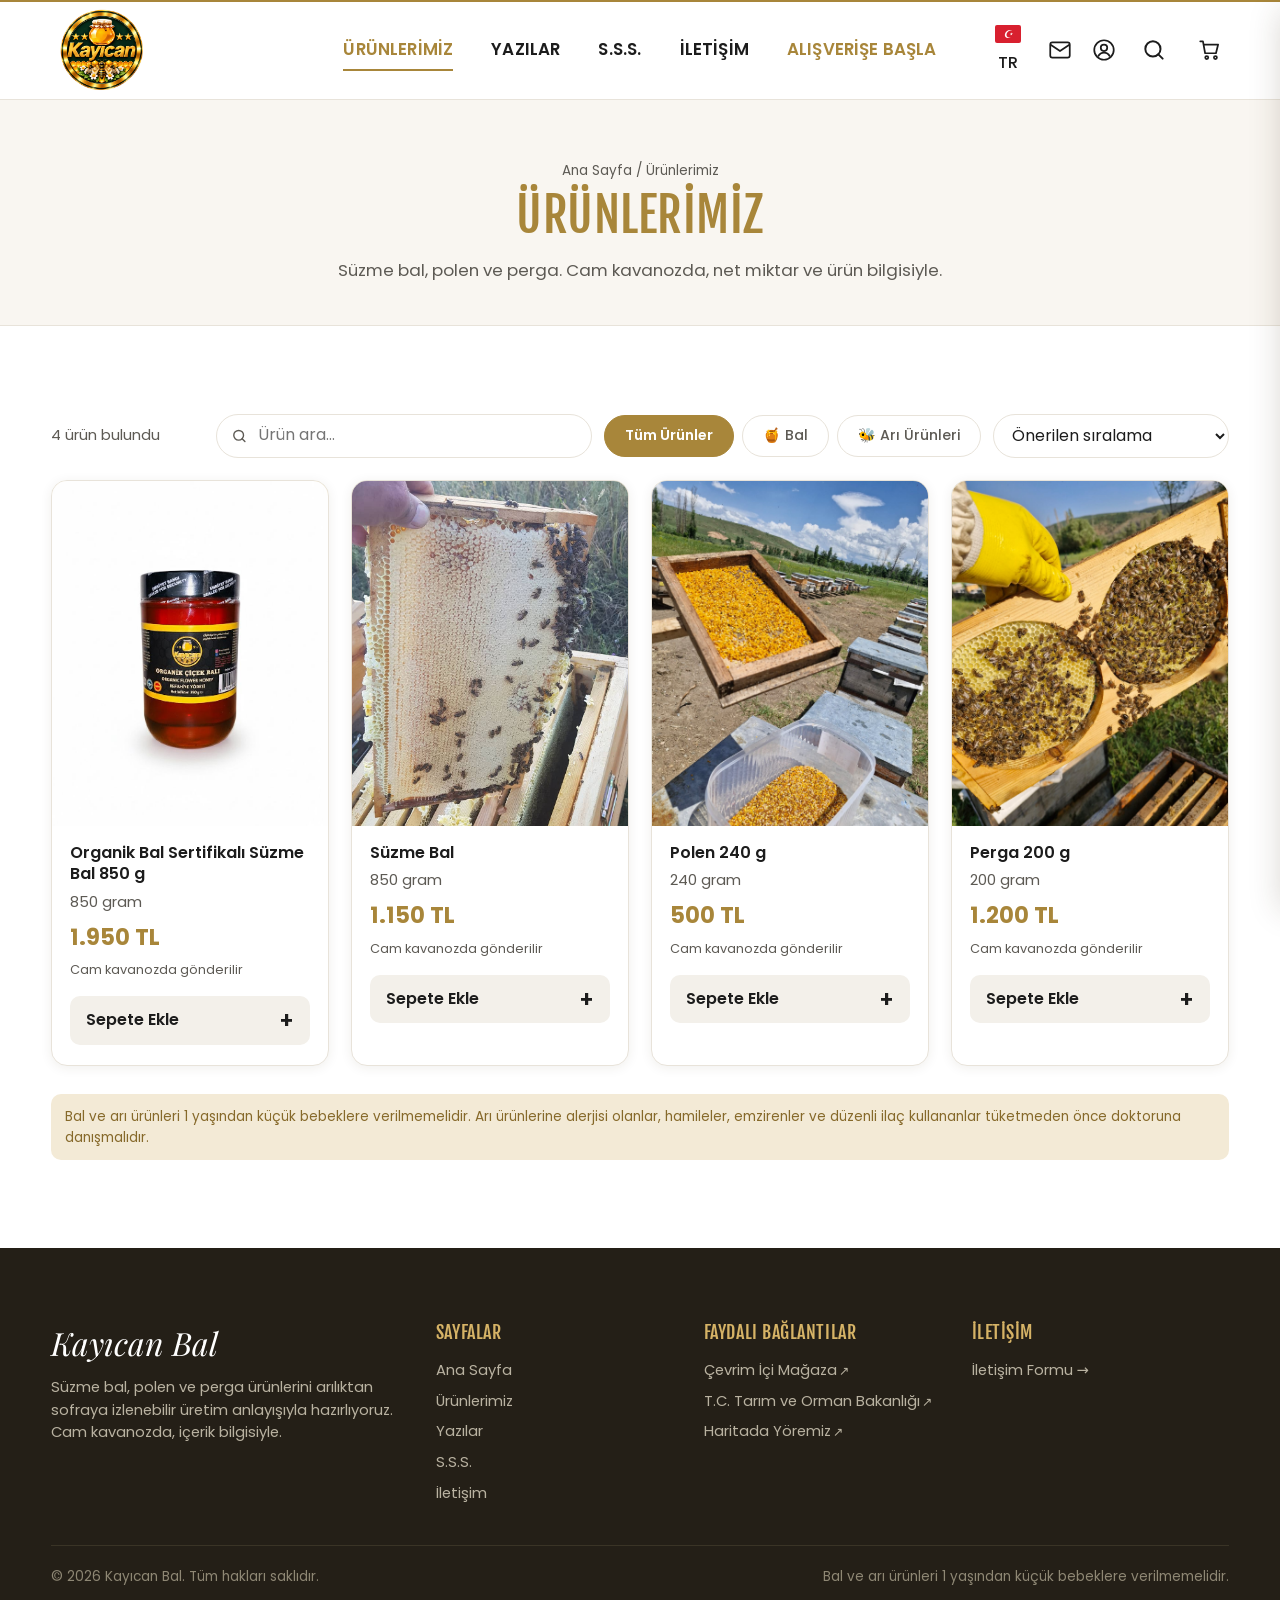
<file: ikinci.html>
<!doctype html>
<html lang="tr">
<head>
  <meta charset="utf-8">
  <meta name="viewport" content="width=device-width, initial-scale=1">
  <title>Ürünlerimiz – Kayıcan Bal</title>
  <meta name="description" content="Kayıcan Bal ürünleri: organik süzme bal, süzme bal, polen ve perga.">
  <link rel="preconnect" href="https://fonts.googleapis.com">
  <link rel="preconnect" href="https://fonts.gstatic.com" crossorigin>
  <link href="https://fonts.googleapis.com/css2?family=Fjalla+One&family=Playfair+Display:ital,wght@1,500&family=Poppins:wght@400;500;600;700&display=swap" rel="stylesheet">
  <link rel="stylesheet" href="css/site.css">
  <script>try{if(sessionStorage.getItem("kc-bee"))document.documentElement.classList.add("no-preloader")}catch(e){}</script>
</head>
<body data-page="urunler">

  <div id="preloader" role="status" aria-label="Yükleniyor">
    <svg class="bee" viewBox="0 0 100 80" aria-hidden="true">
      <defs><clipPath id="bodyClip"><ellipse cx="50" cy="48" rx="24" ry="16"/></clipPath></defs>
      <ellipse class="wing wing-l" cx="42" cy="28" rx="11" ry="16" fill="#bfe6f5" fill-opacity=".75" stroke="#8cc6dc"/>
      <ellipse class="wing wing-r" cx="58" cy="28" rx="11" ry="16" fill="#bfe6f5" fill-opacity=".75" stroke="#8cc6dc"/>
      <ellipse cx="50" cy="48" rx="24" ry="16" fill="#f5b800"/>
      <g clip-path="url(#bodyClip)" fill="#2b2b2b"><rect x="38" y="30" width="6" height="40"/><rect x="52" y="30" width="6" height="40"/></g>
      <path d="M26 48 L16 48 L26 52 Z" fill="#2b2b2b"/>
      <circle cx="77" cy="46" r="10" fill="#2b2b2b"/><circle cx="80" cy="43" r="2.6" fill="#fff"/>
      <path d="M80 37 q4 -8 9 -9 M76 36 q1 -8 5 -11" stroke="#2b2b2b" stroke-width="1.5" fill="none" stroke-linecap="round"/>
    </svg>
  </div>

  <section class="page-head">
    <p class="crumbs"><a href="index.html">Ana Sayfa</a> / Ürünlerimiz</p>
    <h1 class="sec-title">Ürünlerimiz</h1>
    <p class="sec-lead">Süzme bal, polen ve perga. Cam kavanozda, net miktar ve ürün bilgisiyle.</p>
  </section>

  <main class="sec">
    <div class="wrap">
      <div class="toolbar list-only" id="alisveris">
        <p class="count" id="count"></p>
        <div class="tools-row">
          <label class="field">
            <svg viewBox="0 0 24 24" width="18" height="18" aria-hidden="true"><circle cx="11" cy="11" r="7" fill="none" stroke="currentColor" stroke-width="2"/><path d="M20 20l-4-4" stroke="currentColor" stroke-width="2" stroke-linecap="round"/></svg>
            <input id="q" type="search" placeholder="Ürün ara…" aria-label="Ürün ara">
          </label>
          <div class="chips" id="chips">
            <button class="chip is-active" data-cat="all">Tüm Ürünler</button>
            <button class="chip" data-cat="bal">🍯 Bal</button>
            <button class="chip" data-cat="ari">🐝 Arı Ürünleri</button>
          </div>
          <select class="sort" id="sort" aria-label="Sırala">
            <option value="">Önerilen sıralama</option>
            <option value="asc">Fiyat: düşükten yükseğe</option>
            <option value="desc">Fiyat: yüksekten düşüğe</option>
            <option value="az">İsme göre (A–Z)</option>
          </select>
        </div>
      </div>

      <div class="pgrid list-only" id="grid" aria-live="polite"></div>
      <p class="empty list-only" id="empty" hidden>Aramanızla eşleşen ürün bulunamadı.</p>
      <p class="note list-only" id="listNote" style="margin-top:28px"></p>

      <section id="detail" hidden></section>
    </div>
  </main>

  <script src="js/data.js"></script>
  <script src="js/data.en.js"></script>
  <script src="js/i18n.js"></script>
  <script src="js/site.js"></script>
  <script>
    const $ = (s, r = document) => r.querySelector(s);
    const grid = $("#grid"), emptyEl = $("#empty"), detail = $("#detail");
    let cat = "all", query = "", sortBy = "";
    $("#listNote").textContent = PRODUCT_NOTE;

    function renderList() {
      const q = KC.lower(query).trim();
      let list = PRODUCTS.filter(p => (cat === "all" || p.cat === cat) && KC.lower(p.name + " " + p.short).includes(q));
      if (sortBy === "asc") list.sort((a, b) => a.variants[0].price - b.variants[0].price);
      if (sortBy === "desc") list.sort((a, b) => b.variants[0].price - a.variants[0].price);
      if (sortBy === "az") list.sort((a, b) => a.name.localeCompare(b.name, LANG === "en" ? "en" : "tr"));
      grid.innerHTML = list.map(KC.productCard).join("");
      emptyEl.hidden = list.length > 0;
      $("#count").textContent = `${list.length} ürün bulundu`;
    }

    function detailHTML(p) {
      const v = p.variants[0];
      const variantUI = p.variants.length > 1
        ? `<select class="vsel" aria-label="Seçenek">${p.variants.map((x, i) => `<option value="${i}">${x.label}</option>`).join("")}</select>`
        : `<div class="pcard-weight">${v.label}</div>`;
      const ask = KC.waLink(t(`Merhaba, "${p.name}" ürünü hakkında bilgi almak istiyorum.`));
      const posts = POSTS.filter(x => x.product === p.id);
      const others = PRODUCTS.filter(x => x.id !== p.id);
      return `
        <button class="back" type="button" data-back>← Ürünlere dön</button>
        <div class="pdetail" data-card data-id="${p.id}">
          <div class="ph pdetail-img" role="img" aria-label="${KC.esc(p.name)}">${KC.media(p)}</div>
          <div class="pinfo">
            <h1>${p.name}</h1>
            <p class="lead">${p.short}</p>
            ${variantUI}
            <div class="price">${KC.fmt(v.price)}</div>
            <div class="actions">
              <button class="btn btn-gold" type="button" data-add="${p.id}">Sepete Ekle +</button>
              <a class="btn btn-outline ext" href="${p.url}" ${KC.EXT}>Mağazada Aç</a>
              ${ask ? `<a class="btn btn-outline ext" href="${ask}" ${KC.EXT}>WhatsApp'tan Sor</a>` : ""}
            </div>
            <div class="tabs" role="tablist">
              <button class="tab is-active" data-tab="desc" role="tab">Açıklama</button>
              <button class="tab" data-tab="usage" role="tab">Kullanım</button>
              <button class="tab" data-tab="storage" role="tab">Saklama</button>
            </div>
            <div class="tab-panel" id="tabPanel" role="tabpanel"></div>
            <div class="share">
              <b>Paylaş:</b>
              ${KC.shareLinks(p.name).map(s => `<a href="${s[1]}" ${KC.EXT}>${s[0]}</a>`).join("")}
              <button type="button" data-copy>Bağlantıyı kopyala</button>
            </div>
            <p class="note">${PRODUCT_NOTE}</p>
          </div>
        </div>
        ${posts.length ? `<div class="related"><h2>Bu ürünle ilgili yazılar</h2><div class="posts">${posts.map(KC.postCard).join("")}</div></div>` : ""}
        <div class="related"><h2>Diğer ürünler</h2><div class="pgrid">${others.map(KC.productCard).join("")}</div></div>`;
    }

    function tabHTML(p, tab) {
      if (tab === "usage") return `<ul>${p.usage.map(u => `<li>${u}</li>`).join("")}</ul>`;
      if (tab === "storage") return `<p>${p.storage}</p>`;
      return p.desc.map(t => `<p>${t}</p>`).join("");
    }

    let current = null;
    function route() {
      const m = location.hash.match(/^#urun\/([\w-]+)$/);
      const p = m && PRODUCTS.find(x => x.id === m[1]);
      if (p) {
        current = p;
        document.title = `${p.name} – Kayıcan Bal`;
        detail.innerHTML = detailHTML(p);
        $("#tabPanel").innerHTML = tabHTML(p, "desc");
        detail.hidden = false;
        document.body.classList.add("view-detail");
        window.scrollTo(0, 0);
      } else {
        current = null;
        document.title = "Ürünlerimiz – Kayıcan Bal";
        detail.hidden = true; detail.innerHTML = "";
        document.body.classList.remove("view-detail");
      }
    }

    $("#chips").addEventListener("click", e => {
      const c = e.target.closest(".chip"); if (!c) return;
      document.querySelectorAll(".chip").forEach(x => x.classList.toggle("is-active", x === c));
      cat = c.dataset.cat; renderList();
    });
    $("#q").addEventListener("input", e => { query = e.target.value; renderList(); });
    $("#sort").addEventListener("change", e => { sortBy = e.target.value; renderList(); });

    detail.addEventListener("click", e => {
      if (e.target.closest("[data-back]")) { location.hash = "alisveris"; return; }
      const t = e.target.closest(".tab");
      if (t && current) {
        detail.querySelectorAll(".tab").forEach(x => x.classList.toggle("is-active", x === t));
        $("#tabPanel").innerHTML = tabHTML(current, t.dataset.tab);
      }
    });

    window.addEventListener("hashchange", route);
    renderList();
    route();
  </script>
</body>
</html>
</file>
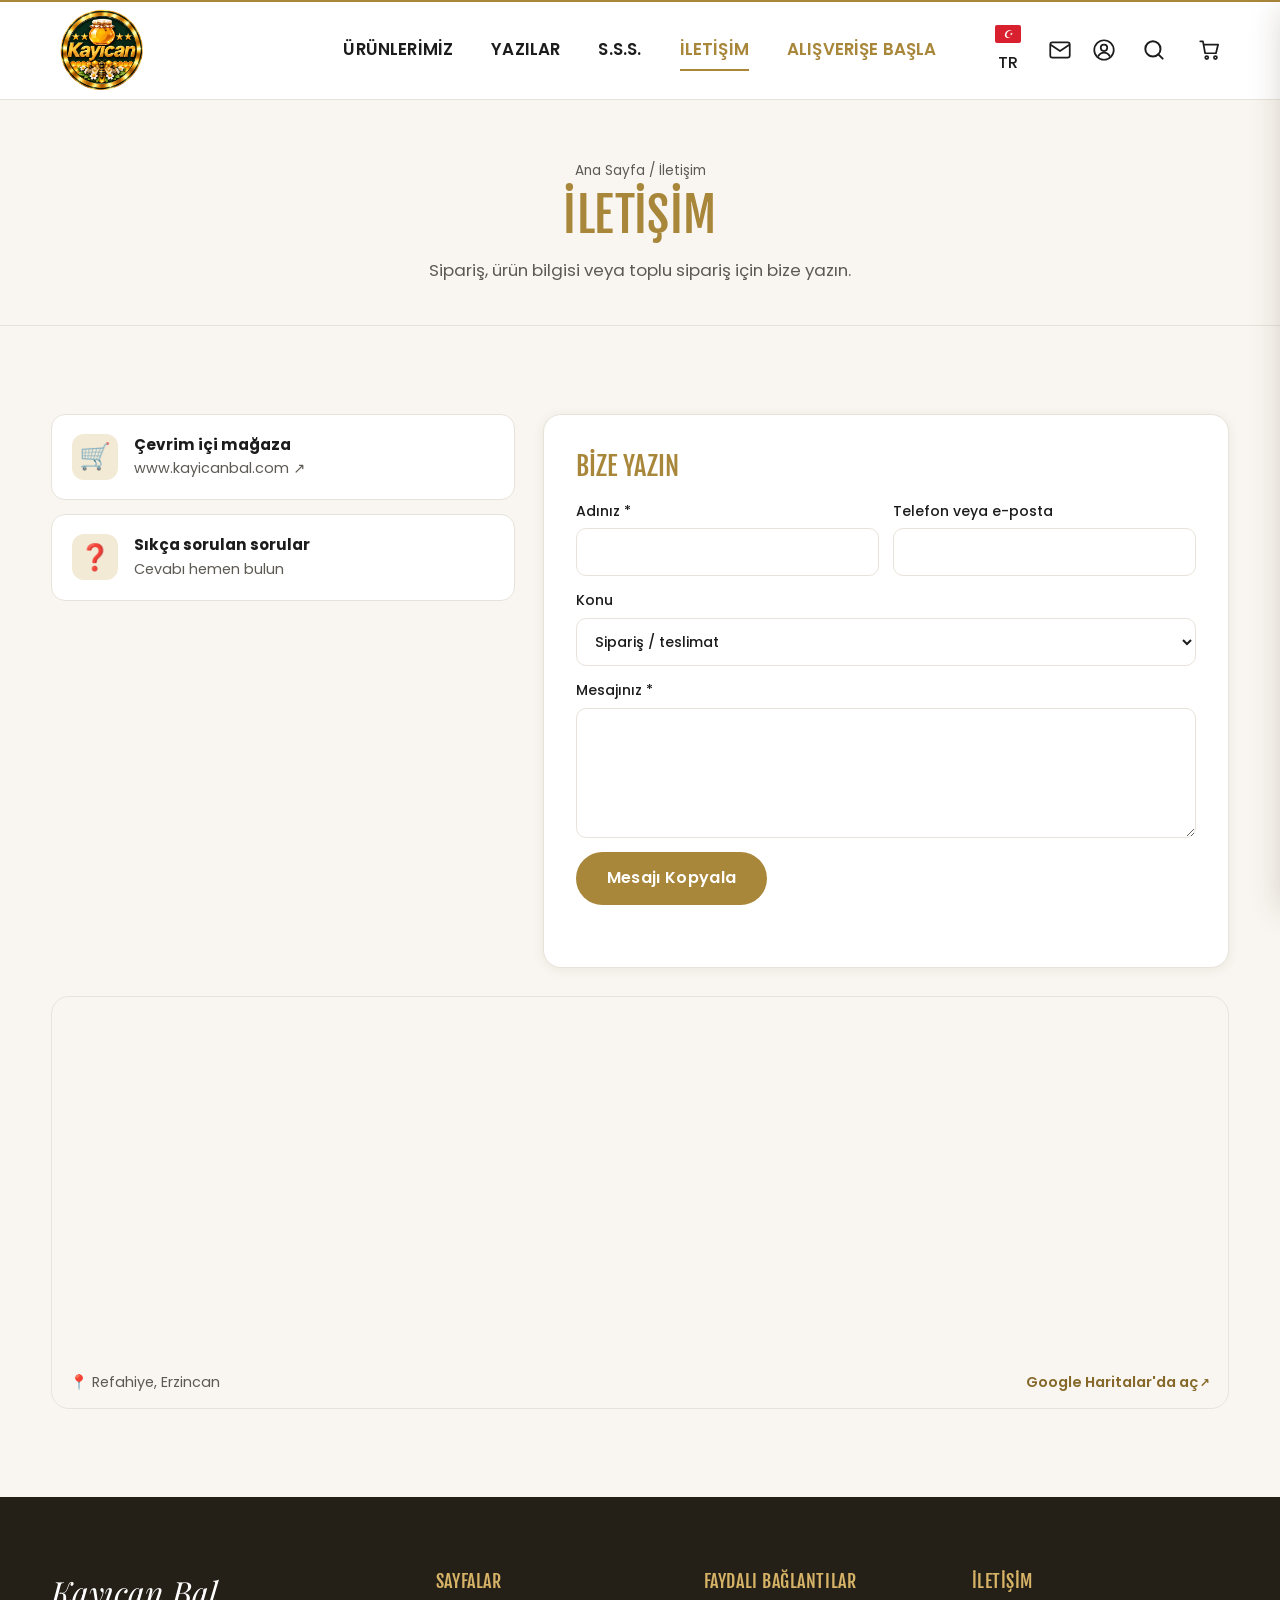
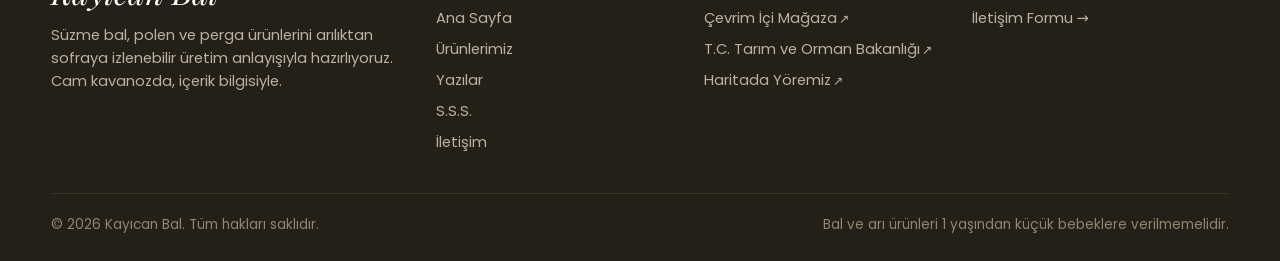
<file: iletisim.html>
<!doctype html>
<html lang="tr">
<head>
  <meta charset="utf-8">
  <meta name="viewport" content="width=device-width, initial-scale=1">
  <title>İletişim – Kayıcan Bal</title>
  <meta name="description" content="Kayıcan Bal ile iletişime geçin: sipariş, ürün bilgisi ve toplu sipariş için.">
  <link rel="preconnect" href="https://fonts.googleapis.com">
  <link rel="preconnect" href="https://fonts.gstatic.com" crossorigin>
  <link href="https://fonts.googleapis.com/css2?family=Fjalla+One&family=Playfair+Display:ital,wght@1,500&family=Poppins:wght@400;500;600;700&display=swap" rel="stylesheet">
  <link rel="stylesheet" href="css/site.css">
  <script>try{if(sessionStorage.getItem("kc-bee"))document.documentElement.classList.add("no-preloader")}catch(e){}</script>
</head>
<body data-page="iletisim">

  <div id="preloader" role="status" aria-label="Yükleniyor">
    <svg class="bee" viewBox="0 0 100 80" aria-hidden="true">
      <defs><clipPath id="bodyClip"><ellipse cx="50" cy="48" rx="24" ry="16"/></clipPath></defs>
      <ellipse class="wing wing-l" cx="42" cy="28" rx="11" ry="16" fill="#bfe6f5" fill-opacity=".75" stroke="#8cc6dc"/>
      <ellipse class="wing wing-r" cx="58" cy="28" rx="11" ry="16" fill="#bfe6f5" fill-opacity=".75" stroke="#8cc6dc"/>
      <ellipse cx="50" cy="48" rx="24" ry="16" fill="#f5b800"/>
      <g clip-path="url(#bodyClip)" fill="#2b2b2b"><rect x="38" y="30" width="6" height="40"/><rect x="52" y="30" width="6" height="40"/></g>
      <path d="M26 48 L16 48 L26 52 Z" fill="#2b2b2b"/>
      <circle cx="77" cy="46" r="10" fill="#2b2b2b"/><circle cx="80" cy="43" r="2.6" fill="#fff"/>
      <path d="M80 37 q4 -8 9 -9 M76 36 q1 -8 5 -11" stroke="#2b2b2b" stroke-width="1.5" fill="none" stroke-linecap="round"/>
    </svg>
  </div>

  <section class="page-head">
    <p class="crumbs"><a href="index.html">Ana Sayfa</a> / İletişim</p>
    <h1 class="sec-title">İletişim</h1>
    <p class="sec-lead">Sipariş, ürün bilgisi veya toplu sipariş için bize yazın.</p>
  </section>

  <main class="sec cream">
    <div class="contact-grid">
      <div class="cards" id="cards"></div>

      <form class="form" id="siparis" novalidate>
        <h2>Bize yazın</h2>
        <div class="row">
          <label>Adınız *<input name="ad" required autocomplete="name"></label>
          <label>Telefon veya e-posta<input name="iletisim" autocomplete="tel"></label>
        </div>
        <label>Konu
          <select name="konu" id="konu">
            <option>Sipariş / teslimat</option>
            <option>Ürün bilgisi</option>
            <option>Toplu sipariş</option>
            <option>Diğer</option>
          </select>
        </label>
        <label>Mesajınız *<textarea name="mesaj" required></textarea></label>
        <div class="send" id="send"></div>
        <p class="form-msg" id="msg" role="status"></p>
      </form>
    </div>

    <div class="map" id="mapBox">
      <iframe id="mapFrame" title="Harita" loading="lazy" referrerpolicy="no-referrer-when-downgrade"></iframe>
      <p><span id="mapText"></span><a class="ext" id="mapLink" target="_blank" rel="noopener noreferrer" href="#">Google Haritalar'da aç</a></p>
    </div>
  </main>

  <script src="js/data.js"></script>
  <script src="js/data.en.js"></script>
  <script src="js/i18n.js"></script>
  <script src="js/site.js"></script>
  <script>
    const $ = (s, r = document) => r.querySelector(s);
    const S = KC.SITE;

    // İletişim kartları (yalnızca doldurulan bilgiler görünür)
    const cards = [];
    const wa = KC.waLink(t("Merhaba, bilgi almak istiyorum."));
    if (S.phone) cards.push(`<a class="ccard" href="tel:+${S.phone}"><i>📞</i><div><b>Telefon</b><span>${S.phoneDisplay || "+" + S.phone}</span></div></a>`);
    if (wa) cards.push(`<a class="ccard" href="${wa}" ${KC.EXT}><i>💬</i><div><b>WhatsApp</b><span>Hemen mesaj gönderin ↗</span></div></a>`);
    if (S.email) cards.push(`<a class="ccard" href="mailto:${S.email}"><i>✉️</i><div><b>E-posta</b><span>${S.email}</span></div></a>`);
    if (S.address) cards.push(`<a class="ccard" href="${KC.mapLink()}" ${KC.EXT}><i>📍</i><div><b>Adres</b><span>${S.address}</span></div></a>`);
    if (S.hours) cards.push(`<div class="ccard"><i>🕘</i><div><b>Çalışma saatleri</b><span>${S.hours}</span></div></div>`);
    Object.keys(S.social).filter(k => S.social[k]).forEach(k => {
      const name = { instagram: "Instagram", facebook: "Facebook", youtube: "YouTube", tiktok: "TikTok" }[k];
      cards.push(`<a class="ccard" href="${S.social[k]}" ${KC.EXT}><i>🔗</i><div><b>${name}</b><span>Bizi takip edin ↗</span></div></a>`);
    });
    cards.push(`<a class="ccard" href="${S.shopUrl}" ${KC.EXT}><i>🛒</i><div><b>Çevrim içi mağaza</b><span>${S.shopUrl.replace(/^https?:\/\//, "")} ↗</span></div></a>`);
    cards.push(`<a class="ccard" href="sss.html"><i>❓</i><div><b>Sıkça sorulan sorular</b><span>Cevabı hemen bulun</span></div></a>`);
    if (!S.phone && !S.email && KC.DEV) {
      cards.unshift(`<div class="devnote"><b>Geliştirici notu:</b> Telefon, e-posta, adres ve sosyal medya bağlantıları henüz girilmedi. js/site.js dosyasının başındaki SITE bölümünü doldurunca burada kartlar olarak görünür. (Bu not yalnızca yerel önizlemede görünür.)</div>`);
    }
    $("#cards").innerHTML = cards.join("");

    // Gönder düğmeleri
    const send = [];
    if (S.phone) send.push(`<button class="btn btn-wa" type="button" data-send="wa">WhatsApp ile Gönder</button>`);
    if (S.email) send.push(`<button class="btn ${S.phone ? "btn-outline" : "btn-gold"}" type="button" data-send="mail">E-posta ile Gönder</button>`);
    if (!send.length) send.push(`<button class="btn btn-gold" type="button" data-send="copy">Mesajı Kopyala</button>`);
    $("#send").innerHTML = send.join("");

    const form = $("#siparis"), msg = $("#msg");
    function compose() {
      const d = new FormData(form);
      return `${t("Konu")}: ${d.get("konu")}\n${t("Ad")}: ${d.get("ad")}\n${t("İletişim")}: ${d.get("iletisim") || "-"}\n\n${d.get("mesaj")}`;
    }
    form.addEventListener("click", e => {
      const b = e.target.closest("[data-send]"); if (!b) return;
      if (!form.ad.value.trim() || !form.mesaj.value.trim()) {
        msg.textContent = "Lütfen adınızı ve mesajınızı yazın.";
        (form.ad.value.trim() ? form.mesaj : form.ad).focus();
        return;
      }
      const text = compose();
      if (b.dataset.send === "wa") { window.open(KC.waLink(text), "_blank", "noopener"); msg.textContent = "WhatsApp açıldı; mesajı oradan gönderebilirsiniz."; }
      else if (b.dataset.send === "mail") { location.href = KC.mailLink(t("Web sitesi:") + " " + form.konu.value, text); msg.textContent = "E-posta uygulamanız açılıyor…"; }
      else { KC.copy(text); msg.textContent = "Mesaj kopyalandı. WhatsApp veya e-posta ile bize iletebilirsiniz."; }
    });
    form.addEventListener("submit", e => e.preventDefault());

    // #siparis ile gelindiyse konuyu seç
    if (location.hash === "#siparis") $("#konu").value = "Sipariş / teslimat";

    // Harita
    $("#mapFrame").src = KC.mapEmbed();
    $("#mapLink").href = KC.mapLink();
    $("#mapText").textContent = "📍 " + (S.address || S.mapQuery);
  </script>
</body>
</html>
</file>
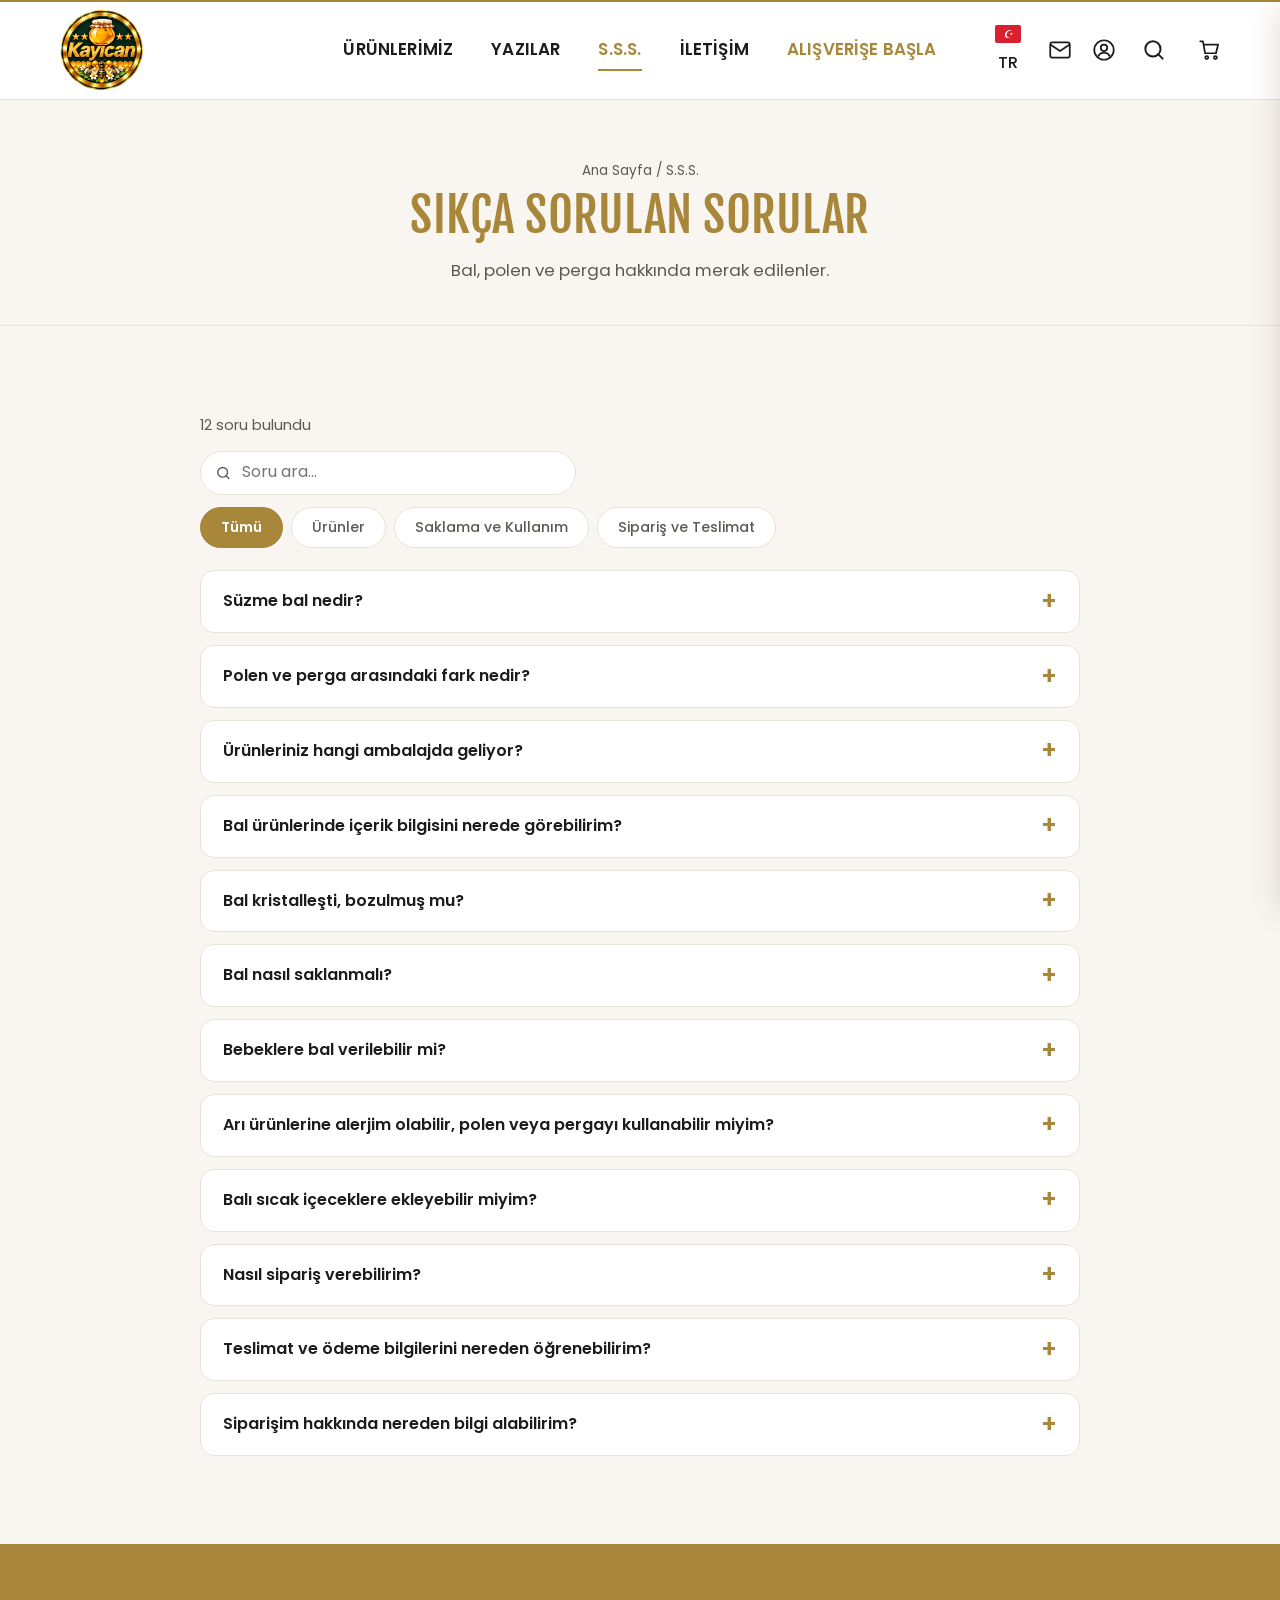
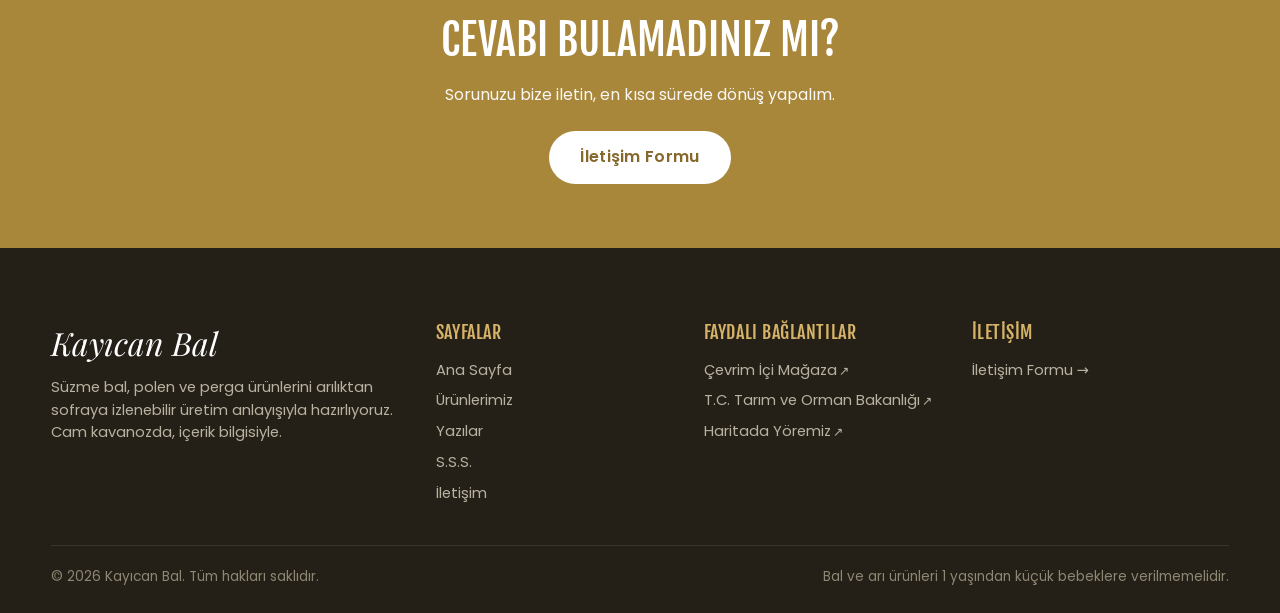
<file: sss.html>
<!doctype html>
<html lang="tr">
<head>
  <meta charset="utf-8">
  <meta name="viewport" content="width=device-width, initial-scale=1">
  <title>Sıkça Sorulan Sorular – Kayıcan Bal</title>
  <meta name="description" content="Bal, polen ve perga hakkında sıkça sorulan sorular; saklama, kullanım, sipariş ve teslimat.">
  <link rel="preconnect" href="https://fonts.googleapis.com">
  <link rel="preconnect" href="https://fonts.gstatic.com" crossorigin>
  <link href="https://fonts.googleapis.com/css2?family=Fjalla+One&family=Playfair+Display:ital,wght@1,500&family=Poppins:wght@400;500;600;700&display=swap" rel="stylesheet">
  <link rel="stylesheet" href="css/site.css">
  <script>try{if(sessionStorage.getItem("kc-bee"))document.documentElement.classList.add("no-preloader")}catch(e){}</script>
</head>
<body data-page="sss">

  <div id="preloader" role="status" aria-label="Yükleniyor">
    <svg class="bee" viewBox="0 0 100 80" aria-hidden="true">
      <defs><clipPath id="bodyClip"><ellipse cx="50" cy="48" rx="24" ry="16"/></clipPath></defs>
      <ellipse class="wing wing-l" cx="42" cy="28" rx="11" ry="16" fill="#bfe6f5" fill-opacity=".75" stroke="#8cc6dc"/>
      <ellipse class="wing wing-r" cx="58" cy="28" rx="11" ry="16" fill="#bfe6f5" fill-opacity=".75" stroke="#8cc6dc"/>
      <ellipse cx="50" cy="48" rx="24" ry="16" fill="#f5b800"/>
      <g clip-path="url(#bodyClip)" fill="#2b2b2b"><rect x="38" y="30" width="6" height="40"/><rect x="52" y="30" width="6" height="40"/></g>
      <path d="M26 48 L16 48 L26 52 Z" fill="#2b2b2b"/>
      <circle cx="77" cy="46" r="10" fill="#2b2b2b"/><circle cx="80" cy="43" r="2.6" fill="#fff"/>
      <path d="M80 37 q4 -8 9 -9 M76 36 q1 -8 5 -11" stroke="#2b2b2b" stroke-width="1.5" fill="none" stroke-linecap="round"/>
    </svg>
  </div>

  <section class="page-head">
    <p class="crumbs"><a href="index.html">Ana Sayfa</a> / S.S.S.</p>
    <h1 class="sec-title">Sıkça Sorulan Sorular</h1>
    <p class="sec-lead">Bal, polen ve perga hakkında merak edilenler.</p>
  </section>

  <main class="sec cream">
    <div class="wrap">
      <div class="toolbar" style="max-width:880px;margin-inline:auto">
        <p class="count" id="count"></p>
        <div class="tools-row">
          <label class="field">
            <svg viewBox="0 0 24 24" width="18" height="18" aria-hidden="true"><circle cx="11" cy="11" r="7" fill="none" stroke="currentColor" stroke-width="2"/><path d="M20 20l-4-4" stroke="currentColor" stroke-width="2" stroke-linecap="round"/></svg>
            <input id="q" type="search" placeholder="Soru ara…" aria-label="Soru ara">
          </label>
          <div class="chips" id="chips"></div>
        </div>
      </div>
      <div class="faq-list" id="list"></div>
      <p class="empty" id="empty" hidden>Aramanızla eşleşen soru bulunamadı.</p>
    </div>
  </main>

  <section class="cta-band">
    <h2>Cevabı bulamadınız mı?</h2>
    <p>Sorunuzu bize iletin, en kısa sürede dönüş yapalım.</p>
    <div class="row" id="ctaRow"></div>
  </section>

  <script src="js/data.js"></script>
  <script src="js/data.en.js"></script>
  <script src="js/i18n.js"></script>
  <script src="js/site.js"></script>
  <script>
    const $ = (s, r = document) => r.querySelector(s);
    let cat = "all", query = "";

    $("#chips").innerHTML = `<button class="chip is-active" data-cat="all">Tümü</button>` +
      Object.keys(FAQ_CATS).map(k => `<button class="chip" data-cat="${k}">${FAQ_CATS[k]}</button>`).join("");

    function render() {
      const words = KC.lower(query).trim().split(/\s+/).filter(Boolean);
      const items = FAQ.map((f, i) => ({ f, i })).filter(({ f }) => {
        if (cat !== "all" && f.cat !== cat) return false;
        const hay = KC.lower(f.q + " " + f.a.join(" "));
        return words.every(w => hay.includes(w));
      });
      $("#list").innerHTML = items.map(({ f, i }) => KC.faqItem(f, i)).join("");
      $("#empty").hidden = items.length > 0;
      $("#count").textContent = `${items.length} soru bulundu`;
    }

    function openFromHash() {
      const m = location.hash.match(/^#q-(\d+)$/);
      if (!m) return;
      let el = document.getElementById("q-" + m[1]);
      if (!el) {                       // filtre yüzünden gizliyse sıfırla
        cat = "all"; query = ""; $("#q").value = "";
        document.querySelectorAll(".chip").forEach(x => x.classList.toggle("is-active", x.dataset.cat === "all"));
        render(); el = document.getElementById("q-" + m[1]);
      }
      if (el) { el.open = true; el.scrollIntoView({ behavior: "smooth", block: "center" }); }
    }

    $("#chips").addEventListener("click", e => {
      const c = e.target.closest(".chip"); if (!c) return;
      document.querySelectorAll(".chip").forEach(x => x.classList.toggle("is-active", x === c));
      cat = c.dataset.cat; render();
    });
    $("#q").addEventListener("input", e => { query = e.target.value; render(); });
    window.addEventListener("hashchange", openFromHash);

    const row = [];
    const wa = KC.waLink(t("Merhaba, bir sorum var."));
    if (wa) row.push(`<a class="btn btn-light ext" href="${wa}" ${KC.EXT}>WhatsApp'tan Sorun</a>`);
    row.push(`<a class="btn ${wa ? "btn-outline" : "btn-light"}" href="iletisim.html">İletişim Formu</a>`);
    $("#ctaRow").innerHTML = row.join("");

    render();
    openFromHash();
  </script>
</body>
</html>
</file>
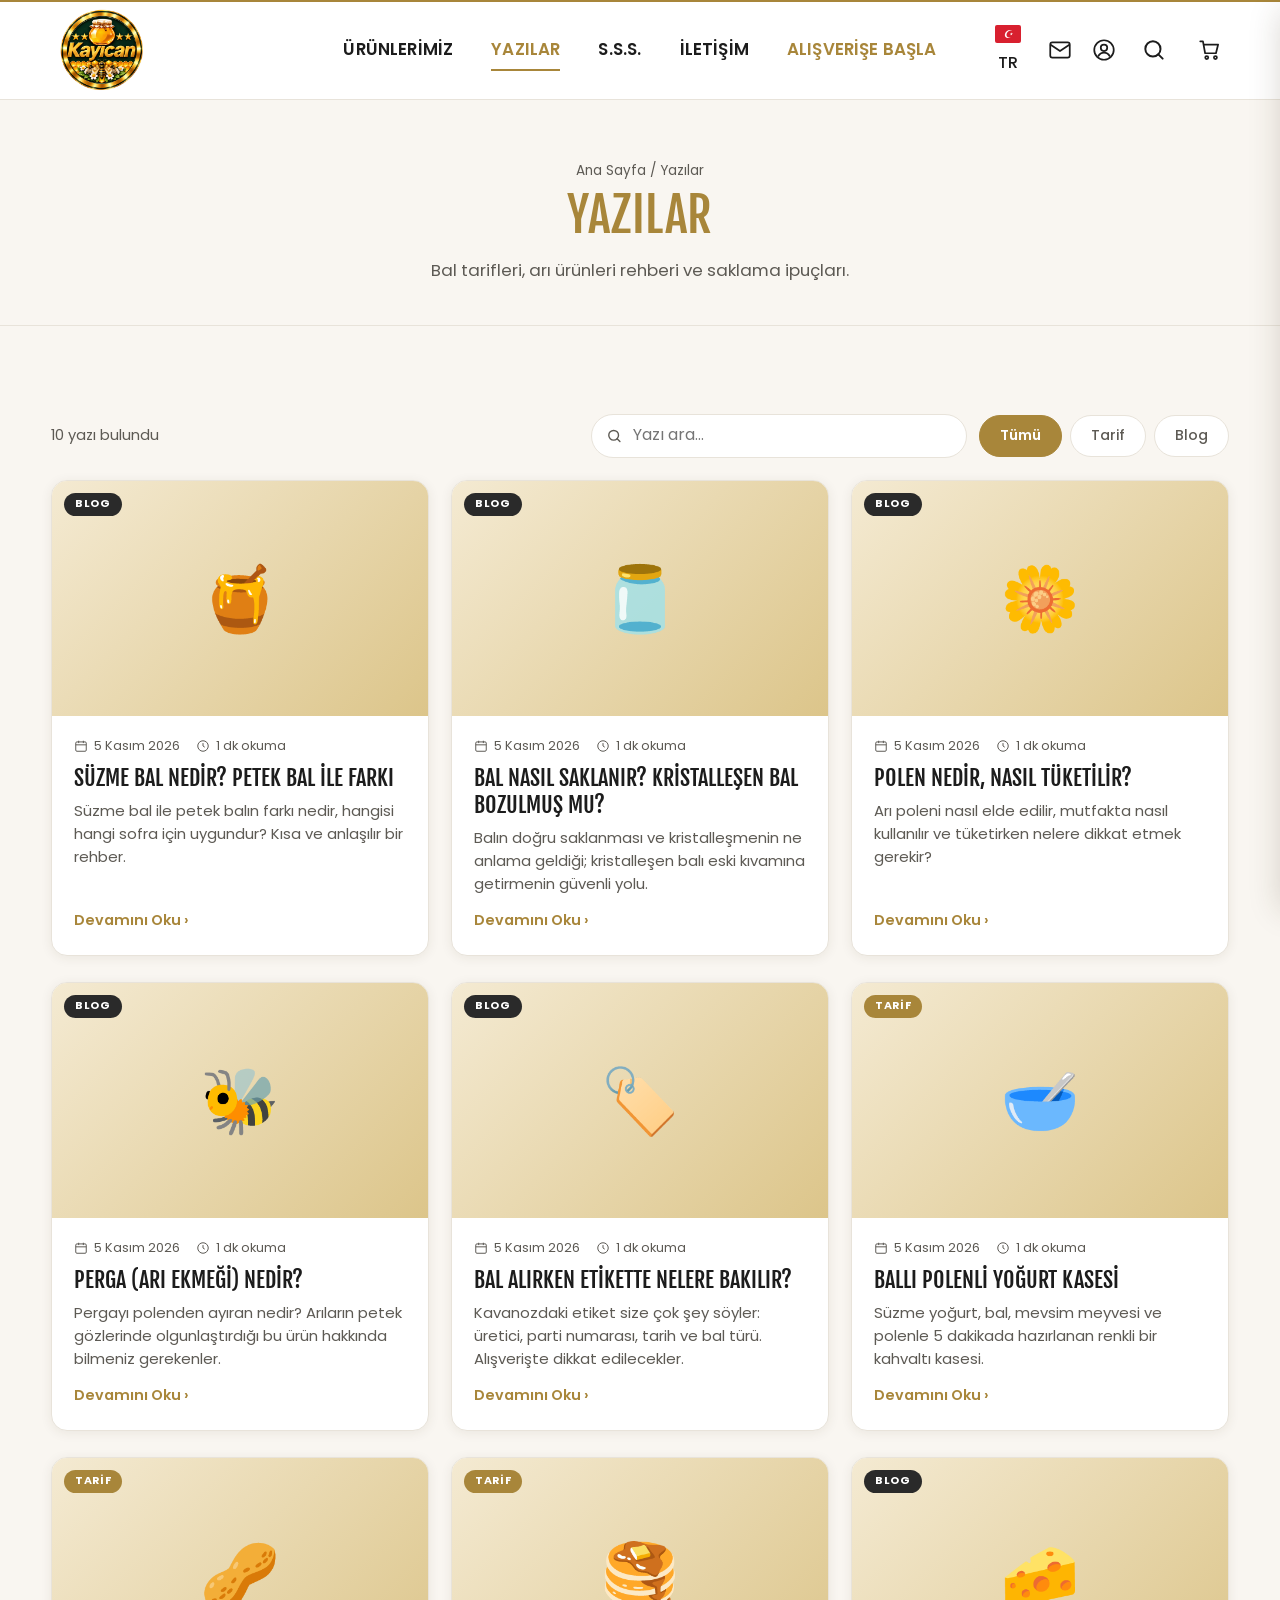
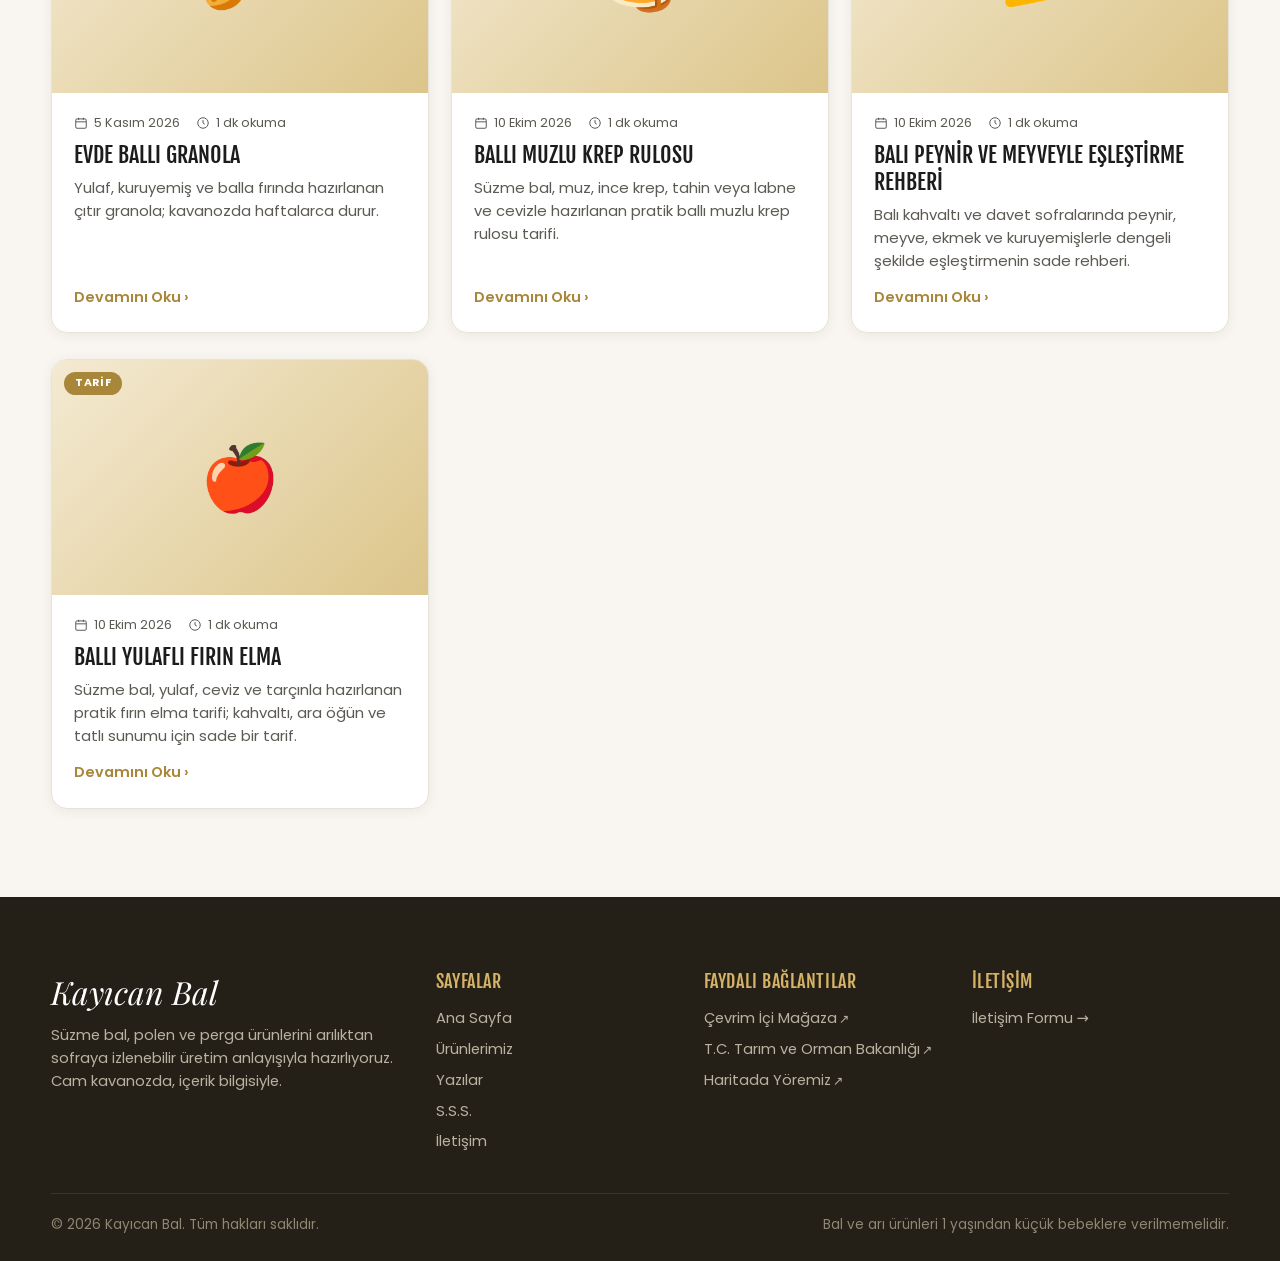
<file: yazilar.html>
<!doctype html>
<html lang="tr">
<head>
  <meta charset="utf-8">
  <meta name="viewport" content="width=device-width, initial-scale=1">
  <title>Yazılar – Kayıcan Bal</title>
  <meta name="description" content="Bal tarifleri, arı ürünleri rehberi ve saklama ipuçları.">
  <link rel="preconnect" href="https://fonts.googleapis.com">
  <link rel="preconnect" href="https://fonts.gstatic.com" crossorigin>
  <link href="https://fonts.googleapis.com/css2?family=Fjalla+One&family=Playfair+Display:ital,wght@1,500&family=Poppins:wght@400;500;600;700&display=swap" rel="stylesheet">
  <link rel="stylesheet" href="css/site.css">
  <script>try{if(sessionStorage.getItem("kc-bee"))document.documentElement.classList.add("no-preloader")}catch(e){}</script>
</head>
<body data-page="yazilar">

  <div id="preloader" role="status" aria-label="Yükleniyor">
    <svg class="bee" viewBox="0 0 100 80" aria-hidden="true">
      <defs><clipPath id="bodyClip"><ellipse cx="50" cy="48" rx="24" ry="16"/></clipPath></defs>
      <ellipse class="wing wing-l" cx="42" cy="28" rx="11" ry="16" fill="#bfe6f5" fill-opacity=".75" stroke="#8cc6dc"/>
      <ellipse class="wing wing-r" cx="58" cy="28" rx="11" ry="16" fill="#bfe6f5" fill-opacity=".75" stroke="#8cc6dc"/>
      <ellipse cx="50" cy="48" rx="24" ry="16" fill="#f5b800"/>
      <g clip-path="url(#bodyClip)" fill="#2b2b2b"><rect x="38" y="30" width="6" height="40"/><rect x="52" y="30" width="6" height="40"/></g>
      <path d="M26 48 L16 48 L26 52 Z" fill="#2b2b2b"/>
      <circle cx="77" cy="46" r="10" fill="#2b2b2b"/><circle cx="80" cy="43" r="2.6" fill="#fff"/>
      <path d="M80 37 q4 -8 9 -9 M76 36 q1 -8 5 -11" stroke="#2b2b2b" stroke-width="1.5" fill="none" stroke-linecap="round"/>
    </svg>
  </div>

  <section class="page-head">
    <p class="crumbs"><a href="index.html">Ana Sayfa</a> / Yazılar</p>
    <h1 class="sec-title">Yazılar</h1>
    <p class="sec-lead">Bal tarifleri, arı ürünleri rehberi ve saklama ipuçları.</p>
  </section>

  <main class="sec cream">
    <div class="wrap">
      <div class="toolbar list-only">
        <p class="count" id="count"></p>
        <div class="tools-row">
          <label class="field">
            <svg viewBox="0 0 24 24" width="18" height="18" aria-hidden="true"><circle cx="11" cy="11" r="7" fill="none" stroke="currentColor" stroke-width="2"/><path d="M20 20l-4-4" stroke="currentColor" stroke-width="2" stroke-linecap="round"/></svg>
            <input id="q" type="search" placeholder="Yazı ara…" aria-label="Yazı ara">
          </label>
          <div class="chips" id="chips">
            <button class="chip is-active" data-type="all">Tümü</button>
            <button class="chip" data-type="tarif">Tarif</button>
            <button class="chip" data-type="blog">Blog</button>
          </div>
        </div>
      </div>

      <section class="posts list-only" id="posts" aria-live="polite"></section>
      <p class="empty list-only" id="empty" hidden>Aramanızla eşleşen yazı bulunamadı.</p>

      <article class="article" id="article" hidden></article>
    </div>
  </main>

  <script src="js/data.js"></script>
  <script src="js/data.en.js"></script>
  <script src="js/i18n.js"></script>
  <script src="js/site.js"></script>
  <script>
    const $ = (s, r = document) => r.querySelector(s);
    const postsEl = $("#posts"), emptyEl = $("#empty"), articleEl = $("#article");
    let type = "all", query = "";
    const sorted = POSTS.slice().sort((a, b) => b.date.localeCompare(a.date));

    function renderList() {
      const q = KC.lower(query).trim();
      const list = sorted.filter(p => (type === "all" || p.type === type) && KC.lower(p.title + " " + p.excerpt).includes(q));
      postsEl.innerHTML = list.map(KC.postCard).join("");
      emptyEl.hidden = list.length > 0;
      $("#count").textContent = `${list.length} yazı bulundu`;
    }

    function articleHTML(p) {
      const prod = p.product && PRODUCTS.find(x => x.id === p.product);
      const i = sorted.findIndex(x => x.id === p.id);
      const prev = sorted[i + 1], next = sorted[i - 1];
      const related = sorted.filter(x => x.id !== p.id && x.type === p.type).slice(0, 3);
      const recipe = p.malzemeler && p.malzemeler.length ? `
        <div class="recipe-box">
          <div class="meta"><span>⏱ ${p.sure}</span><span>🍽 ${p.porsiyon}</span></div>
          <h2>Malzemeler</h2><ul>${p.malzemeler.map(m => `<li>${m}</li>`).join("")}</ul>
          <h2>Yapılışı</h2><ol>${p.yapilis.map(m => `<li>${m}</li>`).join("")}</ol>
        </div>` : "";
      const product = prod ? `
        <div class="pcard" style="flex-direction:row;align-items:center;margin-top:22px" data-card data-id="${prod.id}">
          <a class="ph" style="width:96px;align-self:stretch;flex-shrink:0;font-size:2.4rem" href="ikinci.html#urun/${prod.id}">${KC.media(prod)}</a>
          <div class="pcard-body">
            <span class="pcard-meta">Bu yazıyla ilgili ürün</span>
            <h3 class="pcard-title"><a href="ikinci.html#urun/${prod.id}">${prod.name}</a></h3>
            <div class="price">${KC.fmt(prod.variants[0].price)}</div>
            <div style="display:flex;flex-wrap:wrap;gap:8px">
              <button class="btn btn-gold btn-sm" type="button" data-add="${prod.id}">Sepete Ekle +</button>
              <a class="btn btn-outline btn-sm ext" href="${prod.url}" ${KC.EXT}>Mağazada Aç</a>
            </div>
          </div>
        </div>` : "";
      const links = p.links ? `<div class="extlinks"><b>Daha fazla bilgi:</b> ${p.links.map(l => `<a href="${l.u}" ${KC.EXT}>${l.t} ↗</a>`).join(" · ")}</div>` : "";
      const nav = (prev || next) ? `
        <div class="share" style="justify-content:space-between">
          ${prev ? `<a href="#yazi/${prev.id}">← ${prev.title}</a>` : "<span></span>"}
          ${next ? `<a href="#yazi/${next.id}">${next.title} →</a>` : "<span></span>"}
        </div>` : "";
      return `
        <button class="back" type="button" data-back>← Yazılara dön</button>
        <div class="article-card">
          <div class="ph article-hero">${KC.media(p)}</div>
          <div class="article-inner">
            <div class="meta"><span class="badge ${p.type}">${KC.TYPE_LABEL[p.type]}</span>${KC.metaHTML(p)}</div>
            <h1>${p.title}</h1>
            ${KC.renderBlocks(p.content)}
            ${recipe}
            ${product}
            ${links}
            <div class="share">
              <b>Paylaş:</b>
              ${KC.shareLinks(p.title).map(s => `<a href="${s[1]}" ${KC.EXT}>${s[0]}</a>`).join("")}
              <button type="button" data-copy>Bağlantıyı kopyala</button>
            </div>
            ${nav}
          </div>
        </div>
        ${related.length ? `<div class="related"><h2>Diğer ${p.type === "tarif" ? "tarifler" : "yazılar"}</h2><div class="posts">${related.map(KC.postCard).join("")}</div></div>` : ""}`;
    }

    function route() {
      const m = location.hash.match(/^#yazi\/([\w-]+)$/);
      const p = m && POSTS.find(x => x.id === m[1]);
      if (p) {
        document.title = `${p.title} – Kayıcan Bal`;
        articleEl.innerHTML = articleHTML(p);
        articleEl.hidden = false;
        document.body.classList.add("view-detail");
        window.scrollTo(0, 0);
      } else {
        document.title = "Yazılar – Kayıcan Bal";
        articleEl.hidden = true; articleEl.innerHTML = "";
        document.body.classList.remove("view-detail");
      }
    }

    $("#chips").addEventListener("click", e => {
      const c = e.target.closest(".chip"); if (!c) return;
      document.querySelectorAll(".chip").forEach(x => x.classList.toggle("is-active", x === c));
      type = c.dataset.type; renderList();
    });
    $("#q").addEventListener("input", e => { query = e.target.value; renderList(); });
    articleEl.addEventListener("click", e => {
      if (e.target.closest("[data-back]")) { history.pushState(null, "", location.pathname); route(); }
    });

    window.addEventListener("hashchange", route);
    renderList();
    route();
  </script>
</body>
</html>
</file>
<file: css/site.css>
/* =========================================================
   Kayıcan Bal – ortak tasarım (tüm sayfalar bu dosyayı kullanır)
   Renkler / fontlar ana sayfa tasarımından alınmıştır.
   ========================================================= */
:root {
  --gold: #a8863a;
  --gold-dark: #86692a;
  --gold-soft: #f3ead6;
  --cream: #f9f6f1;
  --text: #1c1c1c;
  --muted: #5d5a54;
  --line: #e8e3da;
  --ink: #241f17;
  --radius: 16px;
  --shadow: 0 2px 12px rgba(60, 45, 20, .08);
  --shadow-lg: 0 10px 30px rgba(60, 45, 20, .18);
  --head: "Fjalla One", Impact, "Arial Narrow", sans-serif;
  --body: "Poppins", system-ui, -apple-system, "Segoe UI", sans-serif;
  --serif: "Playfair Display", Georgia, serif;
  --pad: clamp(16px, 4vw, 70px);
}

* { box-sizing: border-box; margin: 0; }
html { scroll-behavior: smooth; scroll-padding-top: 120px; }
body { font-family: var(--body); color: var(--text); background: #fff; line-height: 1.55; -webkit-font-smoothing: antialiased; }
img { max-width: 100%; }
a { color: inherit; text-decoration: none; }
button, input, select, textarea { font: inherit; color: inherit; }
button { cursor: pointer; border: 0; background: none; }
:focus-visible { outline: 2px solid var(--gold); outline-offset: 2px; }
[hidden] { display: none !important; }
.sr-only { position: absolute; width: 1px; height: 1px; overflow: hidden; clip: rect(0 0 0 0); white-space: nowrap; }
body.lock { overflow: hidden; }

/* ===== Arı yükleme ekranı ===== */
#preloader { position: fixed; inset: 0; z-index: 9999; display: grid; place-items: center; background: #fff; transition: opacity .5s, visibility .5s; }
#preloader.is-hidden { opacity: 0; visibility: hidden; }
.no-preloader #preloader { display: none; }
.bee { width: 90px; animation: bee-fly 1.8s ease-in-out infinite; }
@keyframes bee-fly {
  0%, 100% { transform: translate(-30px, 0) rotate(-6deg); }
  25% { transform: translate(0, -18px) rotate(0); }
  50% { transform: translate(30px, 0) rotate(6deg); }
  75% { transform: translate(0, 18px) rotate(0); }
}
.wing { transform-box: fill-box; transform-origin: 50% 100%; animation: wing-flap .12s ease-in-out infinite alternate; }
.wing-l { --a: -28deg; }
.wing-r { --a: 28deg; }
@keyframes wing-flap { from { transform: rotate(0); } to { transform: rotate(var(--a)); } }
@media (prefers-reduced-motion: reduce) { .bee, .wing { animation: none; } html { scroll-behavior: auto; } }

/* ===== Üst menü ===== */
.site-header {
  position: sticky; top: 0; z-index: 50;
  display: grid; grid-template-columns: 1fr auto 1fr; align-items: center; gap: 16px;
  height: 100px; padding: 0 var(--pad);
  background: #fff; border-top: 2px solid var(--gold); border-bottom: 1px solid var(--line);
}
.brand { justify-self: start; display: inline-flex; align-items: center; font-weight: 700; font-size: 1.5rem; letter-spacing: .04em; color: var(--gold); }
.brand img { display: none; height: 84px; width: auto; }
.brand.has-logo img { display: block; }
.brand.has-logo .brand-text { display: none; }

.main-nav { display: flex; gap: clamp(20px, 3vw, 38px); }
.main-nav a { font-weight: 600; font-size: 1.05rem; text-transform: uppercase; letter-spacing: .01em; padding: 6px 0; border-bottom: 2px solid transparent; transition: color .2s, border-color .2s; }
.main-nav a:hover { color: var(--gold); }
.main-nav a.is-active { color: var(--gold); border-bottom-color: var(--gold); }
.main-nav .shop-link { color: var(--gold); }
.main-nav .shop-link:hover { color: var(--gold-dark); }

.tools { justify-self: end; display: flex; align-items: center; gap: 18px; }
.tools > a, .tools > button { position: relative; display: grid; place-items: center; transition: color .2s; }
.tools > a:hover, .tools > button:hover { color: var(--gold); }
.lang { display: inline-flex; align-items: center; gap: 8px; font-weight: 500; padding: 6px 8px; border-radius: 8px; transition: color .2s, background .2s; }
.lang:hover { color: var(--gold); background: var(--cream); }
.flag-svg { display: block; width: 26px; height: 18px; border-radius: 2px; }
.flag { display: inline-block; width: 26px; height: 18px; border-radius: 2px; background: #d8202f; position: relative; }
.flag::after { content: "☪"; position: absolute; inset: 0; display: grid; place-items: center; color: #fff; font-size: 11px; }
.cart-badge { position: absolute; top: -6px; right: -9px; min-width: 18px; height: 18px; padding: 0 5px; border-radius: 999px; background: var(--gold); color: #fff; font-size: .68rem; font-weight: 700; display: grid; place-items: center; }
.cart-badge[data-n="0"] { display: none; }
.menu-toggle { display: none; }

/* ===== Düğmeler / ortak ===== */
.btn { display: inline-flex; align-items: center; justify-content: center; gap: 8px; padding: 13px 30px; border-radius: 999px; font-weight: 600; letter-spacing: .02em; border: 1px solid transparent; transition: background .2s, color .2s, transform .2s, border-color .2s; }
.btn:hover { transform: translateY(-2px); }
.btn-gold { background: var(--gold); color: #fff; }
.btn-gold:hover { background: var(--gold-dark); }
.btn-outline { border-color: var(--gold); color: var(--gold-dark); background: transparent; }
.btn-outline:hover { background: var(--gold); color: #fff; }
.btn-light { background: #fff; color: var(--gold-dark); }
.btn-light:hover { background: var(--gold-soft); }
.btn-wa { background: #1fa855; color: #fff; }
.btn-wa:hover { background: #178a45; }
.btn-sm { padding: 9px 18px; font-size: .88rem; }
.ext::after { content: "↗"; font-size: .85em; margin-left: 2px; }

.sec { padding: clamp(44px, 7vw, 88px) var(--pad); }
.sec.cream { background: var(--cream); }
.sec-head { text-align: center; max-width: 780px; margin: 0 auto clamp(26px, 4vw, 44px); }
.eyebrow { font-size: .78rem; letter-spacing: .18em; text-transform: uppercase; color: var(--gold); font-weight: 600; margin-bottom: 8px; }
.sec-title { font-family: var(--head); font-weight: 400; text-transform: uppercase; color: var(--gold); letter-spacing: .01em; font-size: clamp(1.8rem, 4.5vw, 3rem); line-height: 1.12; }
.sec-lead { color: var(--muted); font-size: 1.05rem; margin-top: 14px; }
.wrap { max-width: 1260px; margin: 0 auto; }

.page-head { background: var(--cream); text-align: center; padding: clamp(34px, 5vw, 60px) var(--pad) clamp(26px, 4vw, 42px); border-bottom: 1px solid var(--line); }
.crumbs { font-size: .85rem; color: var(--muted); margin-bottom: 8px; }
.crumbs a:hover { color: var(--gold); }

/* ===== Ana sayfa – hero ===== */
.hero {
  position: relative; overflow: hidden; color: #fff;
  height: clamp(440px, 70vh, 700px);
  background:
    linear-gradient(to top, rgba(0,0,0,.5), transparent 58%),
    url("../images/hero.jpg") center / cover no-repeat,
    radial-gradient(ellipse at 70% 30%, #e9c36a 0%, transparent 55%),
    linear-gradient(135deg, #6e4510, #b57d22 55%, #e6bd62);
}
.hero-inner { position: absolute; left: clamp(24px, 6vw, 120px); right: clamp(24px, 6vw, 120px); top: 46%; transform: translateY(-50%); }
.hero-brand { font-family: var(--serif); font-style: italic; font-weight: 500; font-size: clamp(2.8rem, 8vw, 6.4rem); line-height: 1; text-shadow: 0 2px 20px rgba(0,0,0,.35); }
.hero-cta { display: flex; flex-wrap: wrap; gap: 12px; margin-top: 26px; }
.hero-caption { position: absolute; left: 0; right: 0; bottom: 30px; text-align: center; padding: 0 clamp(16px, 4vw, 60px); font-size: clamp(1rem, 2vw, 1.5rem); font-weight: 500; text-shadow: 0 2px 10px rgba(0,0,0,.65); }

/* güven şeridi */
.trust { display: grid; grid-template-columns: repeat(auto-fit, minmax(210px, 1fr)); gap: 0; background: #fff; border-bottom: 1px solid var(--line); }
.trust div { display: flex; align-items: center; gap: 14px; padding: 22px clamp(16px, 3vw, 34px); border-right: 1px solid var(--line); }
.trust div:last-child { border-right: 0; }
.trust i { font-style: normal; font-size: 1.7rem; }
.trust b { display: block; font-size: .95rem; }
.trust span { display: block; font-size: .82rem; color: var(--muted); }

.intro { text-align: center; }
.intro p { max-width: 760px; margin: 22px auto 30px; color: var(--muted); font-size: 1.05rem; }

/* ===== Ürün kartları ===== */
.pgrid { display: grid; gap: 22px; grid-template-columns: repeat(auto-fill, minmax(250px, 1fr)); }
.pcard { display: flex; flex-direction: column; background: #fff; border: 1px solid var(--line); border-radius: var(--radius); overflow: hidden; box-shadow: var(--shadow); transition: transform .2s, box-shadow .2s, border-color .2s; }
.pcard:hover { transform: translateY(-4px); box-shadow: var(--shadow-lg); border-color: #d9c796; }
.ph { position: relative; display: grid; place-items: center; overflow: hidden; background: linear-gradient(135deg, #f4ead2, #dcc58a); font-size: 4rem; }
.ph img { position: absolute; inset: 0; width: 100%; height: 100%; object-fit: cover; }
.pcard-img { aspect-ratio: 4 / 5; }
.pcard-body { display: flex; flex-direction: column; gap: 6px; padding: 16px 18px 20px; flex: 1; }
.pcard-title { font-size: 1rem; font-weight: 600; line-height: 1.35; }
.pcard-title a:hover { color: var(--gold); }
.pcard-weight { color: var(--muted); font-size: .92rem; }
.price { font-size: 1.4rem; font-weight: 700; color: var(--gold); }
.pcard-meta { font-size: .8rem; color: var(--muted); }
.vsel { max-width: 200px; padding: 8px 12px; border: 1px solid var(--line); border-radius: 10px; background: #fff; }
.add { display: flex; align-items: center; justify-content: space-between; width: 100%; padding: 12px 16px; margin-top: auto; border-radius: 10px; background: #f3f0ea; font-weight: 600; transition: background .2s, color .2s; }
.pcard-body .add { margin-top: 10px; }
.add:hover { background: var(--gold); color: #fff; }
.add span { font-size: 1.4rem; line-height: 1; }
.add.done { background: var(--gold); color: #fff; }

/* ===== Adımlar ===== */
.steps { display: grid; gap: 20px; grid-template-columns: repeat(auto-fit, minmax(220px, 1fr)); counter-reset: s; }
.step { position: relative; padding: 30px 24px 26px; background: #fff; border: 1px solid var(--line); border-radius: var(--radius); }
.step::before { counter-increment: s; content: counter(s); position: absolute; top: -16px; left: 22px; width: 34px; height: 34px; display: grid; place-items: center; border-radius: 50%; background: var(--gold); color: #fff; font-family: var(--head); font-size: 1.1rem; }
.step i { font-style: normal; font-size: 2rem; display: block; margin-bottom: 8px; }
.step h3 { font-family: var(--head); font-weight: 400; text-transform: uppercase; color: var(--gold); font-size: 1.3rem; margin-bottom: 6px; }
.step p { color: var(--muted); font-size: .94rem; }

/* ===== Ürün seçici ===== */
.picker { max-width: 900px; margin: 0 auto; background: #fff; border: 1px solid var(--line); border-radius: 22px; padding: clamp(20px, 4vw, 40px); box-shadow: var(--shadow); text-align: center; }
.picker h3 { font-family: var(--head); font-weight: 400; font-size: 1.5rem; text-transform: uppercase; color: var(--gold); margin-bottom: 18px; }
.opts { display: flex; flex-wrap: wrap; gap: 10px; justify-content: center; }
.opt { padding: 11px 22px; border: 1px solid var(--line); border-radius: 999px; background: #fff; color: var(--muted); font-weight: 500; transition: all .2s; }
.opt:hover { border-color: var(--gold); color: var(--text); }
.opt.is-active { background: var(--gold); border-color: var(--gold); color: #fff; }
.pick-out { margin-top: 24px; padding: 20px; border-radius: 14px; background: var(--cream); text-align: left; display: flex; gap: 20px; align-items: center; flex-wrap: wrap; }
.pick-out .ph { width: 96px; height: 120px; border-radius: 12px; flex-shrink: 0; font-size: 2.6rem; }
.pick-out > div { flex: 1; min-width: 220px; }
.pick-out h4 { font-size: 1.05rem; }
.pick-out p { color: var(--muted); font-size: .93rem; margin: 4px 0 12px; }

/* ===== Değerler ===== */
.values { display: grid; grid-template-columns: repeat(auto-fit, minmax(260px, 1fr)); gap: 24px; }
.values article { padding: 30px; border: 1px solid var(--line); border-radius: var(--radius); background: #fff; }
.values h2, .values h3 { font-family: var(--head); font-weight: 400; font-size: 1.5rem; text-transform: uppercase; color: var(--gold); margin-bottom: 10px; }
.values p { color: var(--muted); }
.values ul { margin: 12px 0 0 18px; color: var(--muted); }
.values li { margin-bottom: 4px; }

/* ===== Yazı kartları ===== */
.posts { display: grid; gap: 26px 22px; grid-template-columns: repeat(auto-fill, minmax(300px, 1fr)); }
.post { display: flex; flex-direction: column; background: #fff; border: 1px solid var(--line); border-radius: var(--radius); overflow: hidden; box-shadow: var(--shadow); transition: box-shadow .2s, border-color .2s, transform .2s; }
.post:hover { box-shadow: var(--shadow-lg); border-color: #d9c796; transform: translateY(-3px); }
.post:hover .post-title { color: var(--gold); }
.thumb { aspect-ratio: 16 / 10; }
.badge { position: absolute; top: 12px; left: 12px; z-index: 1; padding: 3px 11px; border-radius: 999px; font-size: .68rem; font-weight: 700; letter-spacing: .06em; text-transform: uppercase; color: #fff; font-family: var(--body); }
.badge.tarif { background: var(--gold); }
.badge.blog { background: #2a2a2a; }
.post-body { display: flex; flex-direction: column; gap: 8px; padding: 20px 22px 24px; flex: 1; }
.meta { display: flex; flex-wrap: wrap; gap: 6px 16px; align-items: center; color: var(--muted); font-size: .8rem; }
.meta span { display: inline-flex; gap: 6px; align-items: center; }
.post-title { font-family: var(--head); font-weight: 400; font-size: 1.35rem; line-height: 1.25; text-transform: uppercase; transition: color .2s; }
.excerpt { color: var(--muted); font-size: .93rem; display: -webkit-box; -webkit-line-clamp: 3; -webkit-box-orient: vertical; overflow: hidden; }
.more { margin-top: auto; padding-top: 6px; color: var(--gold); font-weight: 600; font-size: .9rem; }

.toolbar { display: flex; flex-wrap: wrap; justify-content: space-between; align-items: center; gap: 14px; margin-bottom: 22px; }
.count { color: var(--muted); font-size: .92rem; }
.tools-row { display: flex; flex-wrap: wrap; align-items: center; gap: 12px; }
.field { display: flex; align-items: center; gap: 8px; padding: 0 14px; height: 44px; min-width: 240px; border: 1px solid var(--line); border-radius: 999px; background: #fff; color: var(--muted); transition: border-color .2s, box-shadow .2s; }
.field:focus-within { border-color: var(--gold); box-shadow: 0 0 0 3px #f1e8d2; }
.field input { border: 0; outline: 0; width: 100%; background: transparent; color: var(--text); }
.chips { display: flex; gap: 8px; flex-wrap: wrap; }
.chip { padding: 9px 20px; border: 1px solid var(--line); border-radius: 999px; background: #fff; color: var(--muted); font-size: .88rem; font-weight: 500; transition: all .2s; }
.chip:hover { border-color: var(--gold); color: var(--text); }
.chip.is-active { background: var(--gold); border-color: var(--gold); color: #fff; font-weight: 600; }
.sort { height: 44px; padding: 0 14px; border: 1px solid var(--line); border-radius: 999px; background: #fff; }
.empty { text-align: center; color: var(--muted); padding: 60px 0; }

/* ===== Detay (ürün / yazı) ===== */
.back { padding: 9px 18px; margin-bottom: 18px; border: 1px solid var(--line); border-radius: 999px; background: #fff; color: var(--muted); transition: all .2s; }
.back:hover { border-color: var(--gold); color: var(--gold-dark); }
.view-detail .list-only, .view-detail .page-head { display: none; }

.pdetail { max-width: 1040px; margin: 0 auto; display: grid; grid-template-columns: 1fr 1fr; gap: 30px; padding: 20px; background: #fff; border: 1px solid var(--line); border-radius: var(--radius); box-shadow: var(--shadow); }
.pdetail-img { aspect-ratio: 4 / 5; border-radius: 12px; font-size: 6rem; }
.pinfo { display: flex; flex-direction: column; gap: 12px; }
.pinfo h1 { font-family: var(--head); font-weight: 400; text-transform: uppercase; color: var(--gold); font-size: clamp(1.6rem, 3.5vw, 2.3rem); line-height: 1.15; }
.pinfo .price { font-size: 2rem; }
.pinfo .lead { color: var(--muted); }
.pinfo .actions { display: flex; flex-wrap: wrap; gap: 10px; }
.tabs { display: flex; gap: 6px; margin-top: 8px; border-bottom: 1px solid var(--line); }
.tab { padding: 10px 14px; color: var(--muted); border-bottom: 2px solid transparent; margin-bottom: -1px; transition: color .2s, border-color .2s; }
.tab:hover { color: var(--text); }
.tab.is-active { color: var(--gold-dark); border-bottom-color: var(--gold); font-weight: 600; }
.tab-panel { padding-top: 6px; color: var(--muted); font-size: .94rem; }
.tab-panel p + p, .tab-panel ul { margin-top: 8px; }
.tab-panel ul { margin-left: 20px; }
.note { padding: 12px 14px; border-radius: 10px; background: var(--gold-soft); color: var(--gold-dark); font-size: .85rem; }

.article { max-width: 840px; margin: 0 auto; }
.article-card { background: #fff; border: 1px solid var(--line); border-radius: var(--radius); overflow: hidden; box-shadow: var(--shadow); }
.article-hero { aspect-ratio: 16 / 8; font-size: 6rem; }
.article-inner { padding: clamp(22px, 4vw, 44px); }
.article-inner .badge { position: static; }
.article-inner h1 { font-family: var(--head); font-weight: 400; text-transform: uppercase; color: var(--gold); font-size: clamp(1.8rem, 4vw, 2.7rem); line-height: 1.12; margin: 12px 0 20px; }
.article-inner h2 { font-family: var(--head); font-weight: 400; text-transform: uppercase; color: var(--gold); font-size: 1.5rem; margin: 28px 0 10px; }
.article-inner p { color: var(--muted); margin-bottom: 14px; }
.article-inner ul, .article-inner ol { margin: 0 0 14px 22px; color: var(--muted); }
.article-inner li { margin-bottom: 6px; }
.recipe-box { margin: 18px 0; padding: 18px 20px; background: var(--cream); border: 1px solid var(--line); border-radius: 14px; }
.recipe-box .meta { margin-bottom: 4px; }
.share { display: flex; flex-wrap: wrap; align-items: center; gap: 8px; margin-top: 26px; padding-top: 20px; border-top: 1px solid var(--line); }
.share b { font-size: .9rem; margin-right: 6px; }
.share a, .share button { padding: 8px 14px; border: 1px solid var(--line); border-radius: 999px; font-size: .85rem; background: #fff; transition: all .2s; }
.share a:hover, .share button:hover { border-color: var(--gold); color: var(--gold-dark); }
.extlinks { margin-top: 18px; padding: 16px 18px; border-radius: 12px; background: var(--gold-soft); font-size: .9rem; }
.extlinks a { color: var(--gold-dark); font-weight: 600; text-decoration: underline; text-underline-offset: 3px; }
.related { max-width: 1260px; margin: 40px auto 0; }
.related h2 { font-family: var(--head); font-weight: 400; text-transform: uppercase; color: var(--gold); font-size: 1.8rem; margin-bottom: 18px; text-align: center; }

/* ===== S.S.S. ===== */
.faq-list { max-width: 880px; margin: 0 auto; display: grid; gap: 12px; }
.qa { background: #fff; border: 1px solid var(--line); border-radius: 14px; overflow: hidden; transition: border-color .2s, box-shadow .2s; }
.qa[open] { border-color: #d9c796; box-shadow: var(--shadow); }
.qa summary { list-style: none; cursor: pointer; display: flex; justify-content: space-between; gap: 16px; align-items: center; padding: 18px 22px; font-weight: 600; }
.qa summary::-webkit-details-marker { display: none; }
.qa summary::after { content: "+"; font-size: 1.5rem; line-height: 1; color: var(--gold); transition: transform .2s; }
.qa[open] summary::after { transform: rotate(45deg); }
.qa summary:hover { color: var(--gold-dark); }
.qa-a { padding: 0 22px 20px; color: var(--muted); }
.qa-a p + p { margin-top: 8px; }
.qa-a a { color: var(--gold-dark); font-weight: 600; text-decoration: underline; text-underline-offset: 3px; }

/* ===== İletişim ===== */
.contact-grid { display: grid; gap: 28px; grid-template-columns: 1fr 1.2fr; max-width: 1180px; margin: 0 auto; align-items: start; }
.cards { display: grid; gap: 14px; }
.ccard { display: flex; gap: 16px; align-items: center; padding: 18px 20px; background: #fff; border: 1px solid var(--line); border-radius: 14px; transition: border-color .2s, box-shadow .2s, transform .2s; }
a.ccard:hover { border-color: #d9c796; box-shadow: var(--shadow); transform: translateY(-2px); }
.ccard i { font-style: normal; font-size: 1.6rem; width: 46px; height: 46px; display: grid; place-items: center; border-radius: 12px; background: var(--gold-soft); flex-shrink: 0; }
.ccard b { display: block; font-size: .95rem; }
.ccard span { color: var(--muted); font-size: .9rem; word-break: break-word; }
.devnote { padding: 16px 18px; border: 1px dashed var(--gold); border-radius: 12px; background: #fffaf0; color: var(--gold-dark); font-size: .88rem; }
.devnote code { background: #fff; padding: 1px 6px; border-radius: 5px; }
.form { padding: clamp(20px, 3vw, 32px); background: #fff; border: 1px solid var(--line); border-radius: 18px; box-shadow: var(--shadow); display: grid; gap: 14px; }
.form h2 { font-family: var(--head); font-weight: 400; text-transform: uppercase; color: var(--gold); font-size: 1.6rem; }
.form label { display: grid; gap: 6px; font-size: .88rem; font-weight: 500; }
.form input, .form select, .form textarea { padding: 12px 14px; border: 1px solid var(--line); border-radius: 10px; background: #fff; transition: border-color .2s, box-shadow .2s; }
.form textarea { min-height: 130px; resize: vertical; }
.form input:focus, .form select:focus, .form textarea:focus { outline: 0; border-color: var(--gold); box-shadow: 0 0 0 3px #f1e8d2; }
.form .row { display: grid; gap: 14px; grid-template-columns: 1fr 1fr; }
.form .send { display: flex; flex-wrap: wrap; gap: 10px; }
.form-msg { font-size: .88rem; color: var(--gold-dark); min-height: 1.2em; }
.map { margin-top: 28px; max-width: 1180px; margin-inline: auto; border-radius: 18px; overflow: hidden; border: 1px solid var(--line); background: var(--cream); }
.map iframe { display: block; width: 100%; height: 360px; border: 0; }
.map p { padding: 14px 18px; font-size: .9rem; color: var(--muted); display: flex; justify-content: space-between; flex-wrap: wrap; gap: 8px; }
.map a { color: var(--gold-dark); font-weight: 600; }

.cta-band { background: var(--gold); color: #fff; text-align: center; padding: clamp(36px, 6vw, 64px) var(--pad); }
.cta-band h2 { font-family: var(--head); font-weight: 400; text-transform: uppercase; font-size: clamp(1.6rem, 4vw, 2.6rem); }
.cta-band p { margin: 10px auto 24px; max-width: 640px; opacity: .95; }
.cta-band .row { display: flex; flex-wrap: wrap; gap: 12px; justify-content: center; }
.cta-band .btn-outline { border-color: #fff; color: #fff; }
.cta-band .btn-outline:hover { background: #fff; color: var(--gold-dark); }

/* ===== Alt bilgi ===== */
.site-footer { background: var(--ink); color: #d8d2c4; padding: clamp(40px, 6vw, 70px) var(--pad) 0; }
.f-grid { display: grid; gap: 34px; grid-template-columns: 1.5fr 1fr 1fr 1.1fr; max-width: 1260px; margin: 0 auto; }
.site-footer h3 { font-family: var(--head); font-weight: 400; text-transform: uppercase; color: #d6b366; font-size: 1.15rem; letter-spacing: .03em; margin-bottom: 12px; }
.site-footer p, .site-footer li { font-size: .92rem; color: #b9b2a1; }
.site-footer ul { list-style: none; padding: 0; display: grid; gap: 8px; }
.site-footer a:hover { color: #d6b366; }
.f-brand { font-family: var(--serif); font-style: italic; font-size: 2rem; color: #fff; margin-bottom: 8px; }
.socials { display: flex; flex-wrap: wrap; gap: 10px; margin-top: 14px; }
.socials a { padding: 8px 14px; border: 1px solid #4a4333; border-radius: 999px; font-size: .85rem; color: #d8d2c4; transition: all .2s; }
.socials a:hover { background: var(--gold); border-color: var(--gold); color: #fff; }
.f-bottom { max-width: 1260px; margin: 40px auto 0; padding: 20px 0 26px; border-top: 1px solid #3a3426; display: flex; flex-wrap: wrap; justify-content: space-between; gap: 8px; font-size: .85rem; color: #8e8774; }
.f-bottom p { font-size: .85rem; color: #8e8774; }

.to-top { position: fixed; right: 28px; bottom: 28px; z-index: 40; width: 52px; height: 52px; display: grid; place-items: center; border-radius: 50%; background: var(--gold); color: #fff; box-shadow: var(--shadow-lg); opacity: 0; visibility: hidden; transition: opacity .3s, visibility .3s, background .2s; }
.to-top.is-visible { opacity: 1; visibility: visible; }
.to-top:hover { background: var(--gold-dark); }

/* ===== Arama penceresi ===== */
.overlay { position: fixed; inset: 0; z-index: 80; background: rgba(36, 31, 23, .55); display: grid; justify-items: center; align-items: start; padding: 90px 16px 16px; opacity: 0; visibility: hidden; transition: opacity .2s, visibility .2s; }
.overlay.is-open { opacity: 1; visibility: visible; }
.search-box { width: min(680px, 100%); max-height: calc(100vh - 120px); display: flex; flex-direction: column; background: #fff; border-radius: 18px; box-shadow: var(--shadow-lg); overflow: hidden; }
.search-top { display: flex; align-items: center; gap: 10px; padding: 14px 18px; border-bottom: 1px solid var(--line); }
.search-top input { flex: 1; border: 0; outline: 0; font-size: 1.05rem; }
.search-top button { padding: 6px 12px; border: 1px solid var(--line); border-radius: 8px; font-size: .8rem; color: var(--muted); }
.search-res { overflow-y: auto; padding: 8px 10px 14px; }
.sr-group { padding: 10px 10px 4px; font-size: .72rem; letter-spacing: .12em; text-transform: uppercase; color: var(--gold); font-weight: 700; }
.sr-item { display: flex; align-items: center; gap: 12px; padding: 10px; border-radius: 10px; }
.sr-item:hover, .sr-item:focus { background: var(--cream); }
.sr-item i { font-style: normal; font-size: 1.3rem; width: 38px; height: 38px; display: grid; place-items: center; border-radius: 10px; background: var(--gold-soft); flex-shrink: 0; }
.sr-item b { display: block; font-size: .93rem; line-height: 1.3; }
.sr-item span { display: block; font-size: .8rem; color: var(--muted); }
.sr-empty { padding: 26px 12px; text-align: center; color: var(--muted); font-size: .92rem; }

/* ===== Sepet çekmecesi ===== */
.drawer { position: fixed; top: 0; right: 0; bottom: 0; z-index: 90; width: min(420px, 100%); display: flex; flex-direction: column; background: #fff; box-shadow: var(--shadow-lg); transform: translateX(100%); transition: transform .3s; }
.drawer.is-open { transform: none; }
.drawer-back { position: fixed; inset: 0; z-index: 85; background: rgba(36, 31, 23, .5); opacity: 0; visibility: hidden; transition: opacity .3s, visibility .3s; }
.drawer-back.is-open { opacity: 1; visibility: visible; }
.drawer-head { display: flex; justify-content: space-between; align-items: center; padding: 18px 22px; border-bottom: 1px solid var(--line); }
.drawer-head h2 { font-family: var(--head); font-weight: 400; text-transform: uppercase; color: var(--gold); font-size: 1.4rem; }
.drawer-close { font-size: 1.7rem; line-height: 1; padding: 4px 10px; color: var(--muted); }
.drawer-body { flex: 1; overflow-y: auto; padding: 14px 22px; }
.ci { display: grid; grid-template-columns: 64px 1fr auto; gap: 12px; align-items: center; padding: 12px 0; border-bottom: 1px solid var(--line); }
.ci .ph { width: 64px; height: 76px; border-radius: 10px; font-size: 1.8rem; }
.ci b { display: block; font-size: .9rem; line-height: 1.3; }
.ci small { color: var(--muted); }
.ci .qty { display: inline-flex; align-items: center; gap: 4px; margin-top: 6px; border: 1px solid var(--line); border-radius: 999px; }
.ci .qty button { width: 28px; height: 28px; font-size: 1.1rem; color: var(--gold-dark); }
.ci .qty span { min-width: 22px; text-align: center; font-size: .9rem; font-weight: 600; }
.ci .line { text-align: right; font-weight: 700; color: var(--gold); font-size: .95rem; }
.ci .rm { display: block; margin-top: 6px; font-size: .75rem; color: var(--muted); text-decoration: underline; margin-left: auto; }
.ci .shop { display: block; margin-top: 4px; font-size: .75rem; color: var(--gold-dark); }
.drawer-foot { padding: 16px 22px 22px; border-top: 1px solid var(--line); display: grid; gap: 10px; background: var(--cream); }
.drawer-foot .total { display: flex; justify-content: space-between; font-weight: 700; font-size: 1.1rem; }
.drawer-foot .total span:last-child { color: var(--gold); }
.drawer-foot small { color: var(--muted); font-size: .78rem; }
.drawer-foot .btn { width: 100%; }

.toast { position: fixed; left: 50%; bottom: 28px; z-index: 100; transform: translate(-50%, 20px); padding: 12px 22px; border-radius: 999px; background: var(--ink); color: #fff; font-size: .9rem; box-shadow: var(--shadow-lg); opacity: 0; visibility: hidden; transition: all .3s; max-width: calc(100% - 32px); }
.toast.is-on { opacity: 1; visibility: visible; transform: translate(-50%, 0); }

/* ===== Mobil ===== */
@media (max-width: 960px) {
  .site-header { grid-template-columns: auto 1fr auto; height: 72px; }
  .brand img { height: 54px; }
  .menu-toggle { display: grid; gap: 5px; padding: 8px; justify-self: end; order: 3; }
  .menu-toggle span { display: block; width: 24px; height: 2px; background: var(--text); }
  .tools { order: 2; gap: 14px; }
  .tools .t-mail, .tools .t-user { display: none; }
  .lang { padding: 6px 4px; gap: 6px; font-size: .9rem; }
  .lang .flag, .lang .flag-svg { display: none; }
  .main-nav { position: absolute; top: 100%; left: 0; right: 0; flex-direction: column; gap: 0; background: #fff; border-bottom: 1px solid var(--line); max-height: 0; overflow: hidden; transition: max-height .3s; }
  .main-nav.is-open { max-height: 380px; }
  .main-nav a { padding: 16px 24px; border-top: 1px solid var(--line); border-bottom: 0; }
  .contact-grid { grid-template-columns: 1fr; }
  .f-grid { grid-template-columns: 1fr 1fr; }
  .pdetail { grid-template-columns: 1fr; gap: 18px; }
  .pdetail-img { aspect-ratio: 1 / 1; }
  .to-top { right: 16px; bottom: 16px; }
}
@media (max-width: 560px) {
  .pgrid { grid-template-columns: repeat(2, 1fr); gap: 12px; }
  .pcard-body { padding: 12px 12px 14px; }
  .pcard-title { font-size: .9rem; }
  .price { font-size: 1.15rem; }
  .posts { grid-template-columns: 1fr; }
  .field { min-width: 0; width: 100%; }
  .tools-row { width: 100%; }
  .f-grid { grid-template-columns: 1fr; }
  .form .row { grid-template-columns: 1fr; }
  .trust div { border-right: 0; border-bottom: 1px solid var(--line); }
}
</file>
